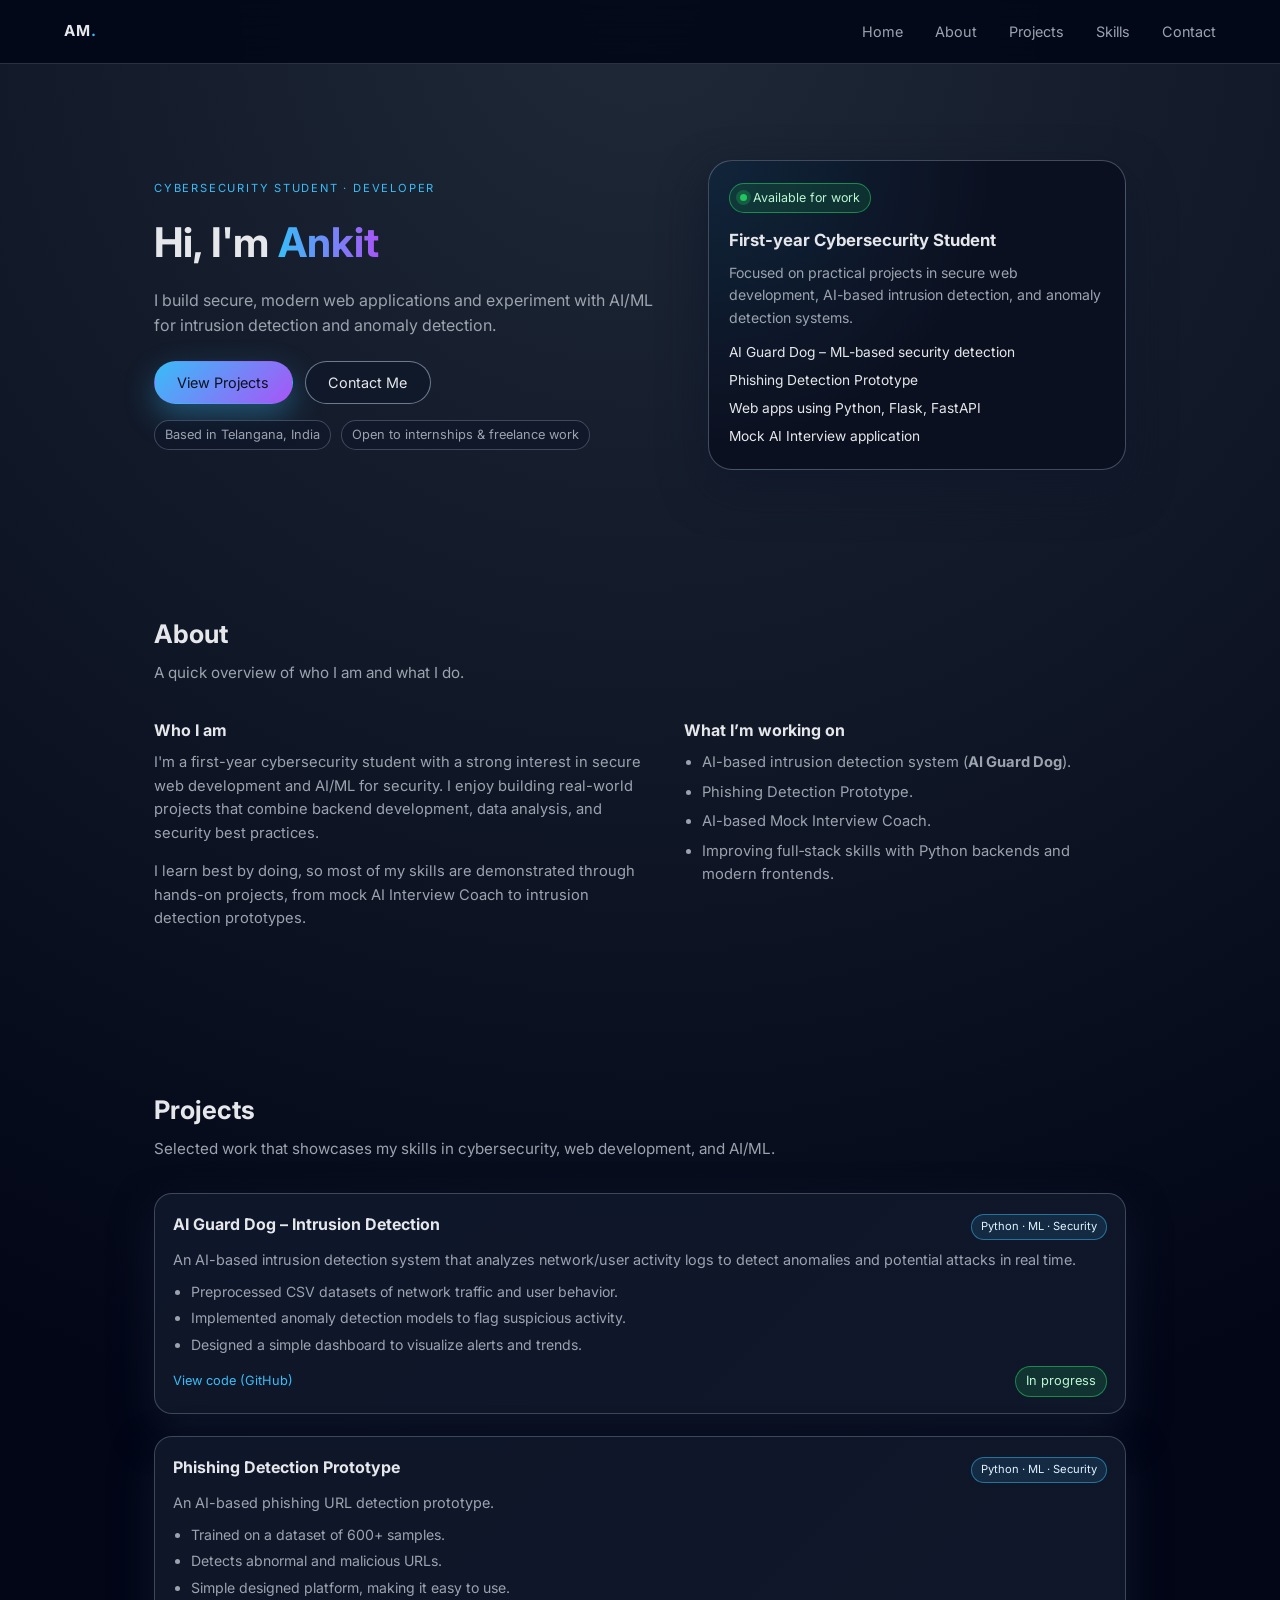
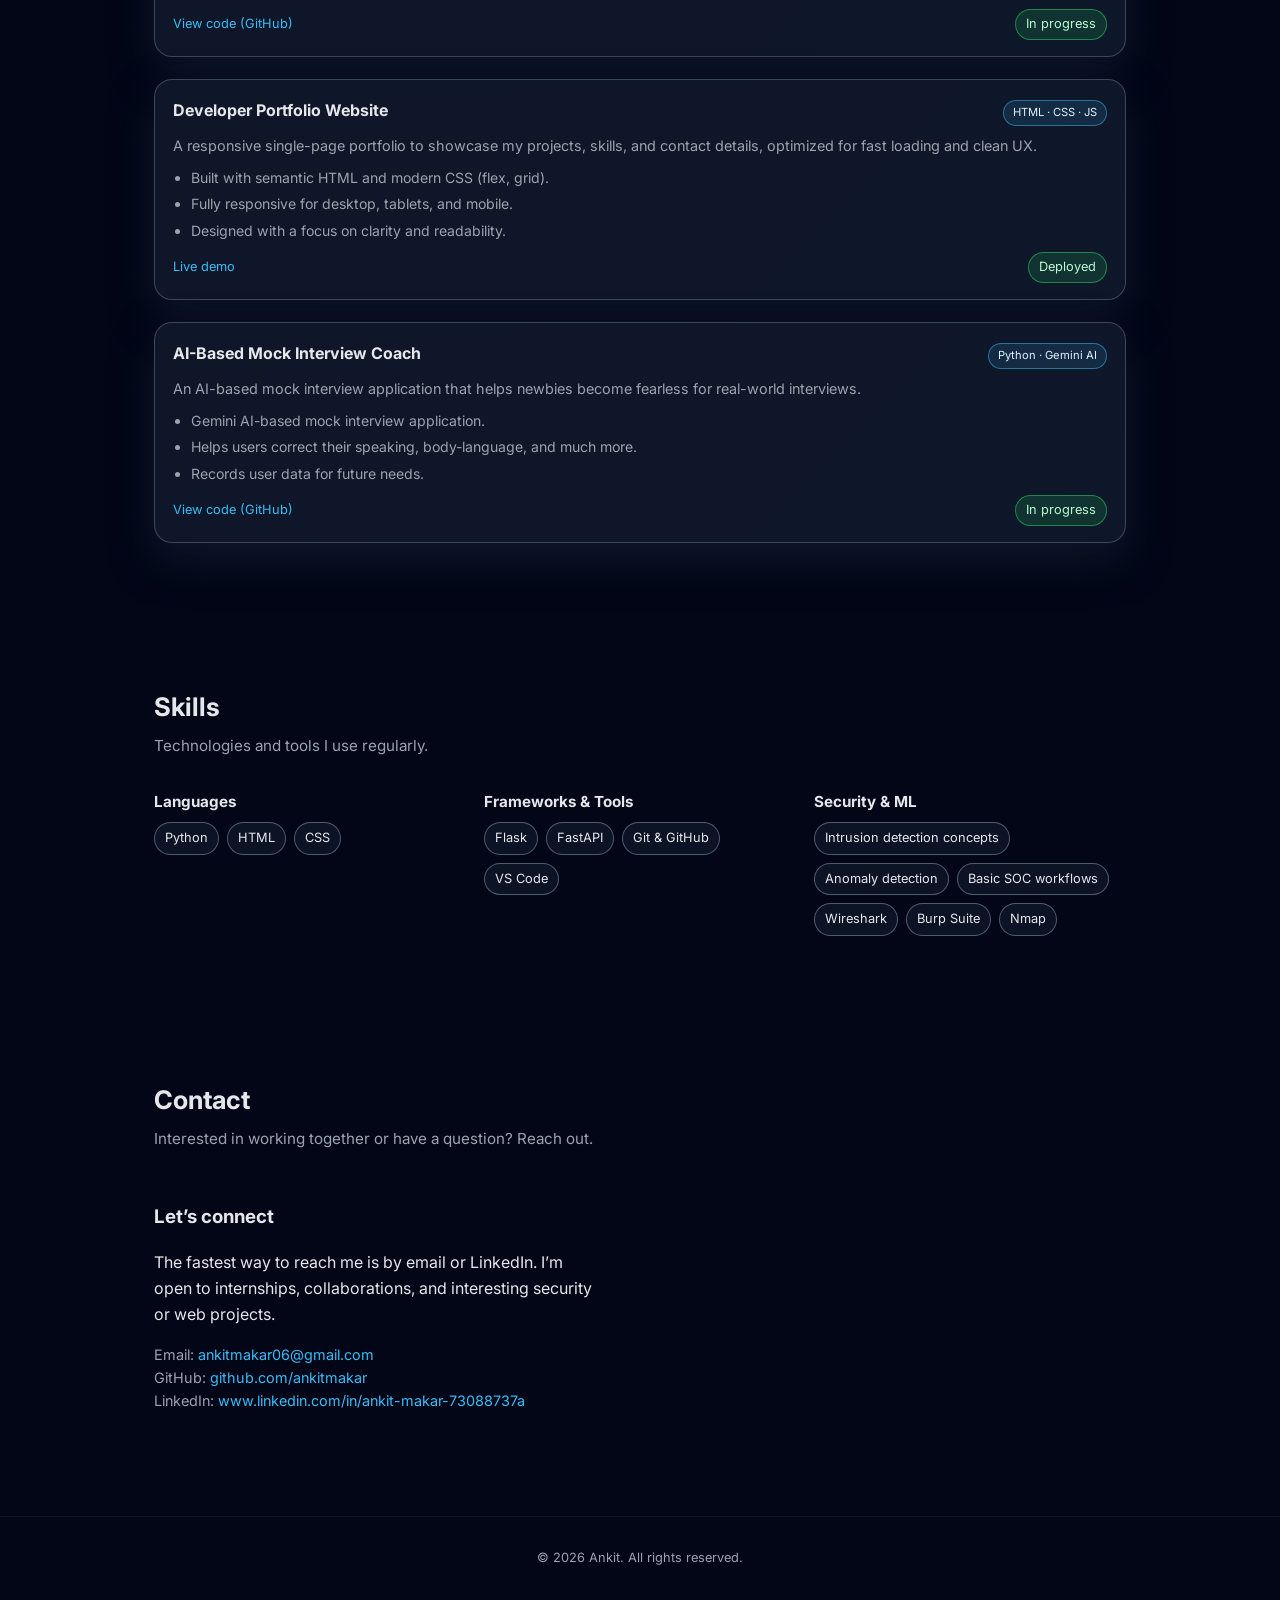
<file: Portfolio/index.html>
<!DOCTYPE html>
<html lang="en">

<head>
  <meta charset="UTF-8" />
  <meta name="viewport" content="width=device-width, initial-scale=1.0" />
  <title>Ankit Makar | Cybersecurity & Developer Portfolio</title>
  <link rel="stylesheet" href="style.css" />
  <link rel="preconnect" href="https://fonts.googleapis.com">
  <link rel="preconnect" href="https://fonts.gstatic.com" crossorigin>
  <link href="https://fonts.googleapis.com/css2?family=Inter:wght@300;400;500;600;700&display=swap" rel="stylesheet">
</head>

<body>
  <header class="top-nav">
    <div class="logo">AM<span>.</span></div>
    <nav>
      <a href="#home">Home</a>
      <a href="#about">About</a>
      <a href="#projects">Projects</a>
      <a href="#skills">Skills</a>
      <a href="#contact">Contact</a>
    </nav>
  </header>

  <main>
    <!-- Hero -->
    <section id="home" class="hero section">
      <div class="hero-text">
        <p class="eyebrow">Cybersecurity Student · Developer</p>
        <h1>Hi, I'm <span class="accent">Ankit</span></h1>
        <p class="subtitle">
          I build secure, modern web applications and experiment with AI/ML for intrusion detection and anomaly
          detection.
        </p>
        <div class="hero-actions">
          <a href="#projects" class="btn primary-btn">View Projects</a>
          <a href="#contact" class="btn ghost-btn">Contact Me</a>
        </div>
        <div class="hero-meta">
          <span>Based in Telangana, India</span>
          <span>Open to internships & freelance work</span>
        </div>
      </div>
      <div class="hero-card">
        <div class="status-badge">
          <span class="dot"></span>
          Available for work
        </div>
        <h2>First-year Cybersecurity Student</h2>
        <p>
          Focused on practical projects in secure web development, AI-based intrusion detection, and anomaly detection
          systems.
        </p>
        <ul class="hero-list">
          <li>AI Guard Dog – ML-based security detection</li>
          <li>Phishing Detection Prototype</li>
          <li>Web apps using Python, Flask, FastAPI</li>
          <li>Mock AI Interview application</li>
        </ul>
      </div>
    </section>

    <!-- About -->
    <section id="about" class="section">
      <div class="section-header">
        <h2>About</h2>
        <p>A quick overview of who I am and what I do.</p>
      </div>
      <div class="about-grid">
        <div>
          <h3>Who I am</h3>
          <p>
            I'm a first-year cybersecurity student with a strong interest in secure web development and AI/ML for
            security.
            I enjoy building real-world projects that combine backend development, data analysis, and security best
            practices.
          </p>
          <p>
            I learn best by doing, so most of my skills are demonstrated through hands-on projects, from mock AI
            Interview Coach to
            intrusion detection prototypes.
          </p>
        </div>
        <div>
          <h3>What I’m working on</h3>
          <ul class="bullet-list">
            <li>AI-based intrusion detection system (<strong>AI Guard Dog</strong>).</li>
            <li>Phishing Detection Prototype.</li>
            <li>AI-based Mock Interview Coach.</li>
            <li>Improving full‑stack skills with Python backends and modern frontends.</li>
          </ul>
        </div>
      </div>
    </section>

    <!-- Projects -->
    <section id="projects" class="section">
      <div class="section-header">
        <h2>Projects</h2>
        <p>Selected work that showcases my skills in cybersecurity, web development, and AI/ML.</p>
      </div>

      <div class="projects-grid">
        <!-- Project 1 -->
        <article class="project-card">
          <div class="project-header">
            <h3>AI Guard Dog – Intrusion Detection</h3>
            <span class="tag">Python · ML · Security</span>
          </div>
          <p>
            An AI-based intrusion detection system that analyzes network/user activity logs to detect anomalies and
            potential attacks in real time.
          </p>
          <ul class="project-points">
            <li>Preprocessed CSV datasets of network traffic and user behavior.</li>
            <li>Implemented anomaly detection models to flag suspicious activity.</li>
            <li>Designed a simple dashboard to visualize alerts and trends.</li>
          </ul>
          <div class="project-footer">
            <a href="https://github.com/ankitmakar/ShadowBytes-AI-Guard-Dogs/tree/master" class="text-link">View code
              (GitHub)</a>
            <span class="pill">In progress</span>
          </div>
        </article>
        <!-- Project 2 -->
        <article class="project-card">
          <div class="project-header">
            <h3>Phishing Detection Prototype</h3>
            <span class="tag">Python · ML · Security</span>
          </div>
          <p>
            An AI-based phishing URL detection prototype.
          </p>
          <ul class="project-points">
            <li>Trained on a dataset of 600+ samples.</li>
            <li>Detects abnormal and malicious URLs.</li>
            <li>Simple designed platform, making it easy to use.</li>
          </ul>
          <div class="project-footer">
            <a href="https://github.com/ankitmakar/Phishing-url-detector" class="text-link">View code (GitHub)</a>
            <span class="pill">In progress</span>
          </div>
        </article>

        <!-- Project 3 -->
        <article class="project-card">
          <div class="project-header">
            <h3>Developer Portfolio Website</h3>
            <span class="tag">HTML · CSS · JS</span>
          </div>
          <p>
            A responsive single-page portfolio to showcase my projects, skills, and contact details, optimized for fast
            loading and clean UX.
          </p>
          <ul class="project-points">
            <li>Built with semantic HTML and modern CSS (flex, grid).</li>
            <li>Fully responsive for desktop, tablets, and mobile.</li>
            <li>Designed with a focus on clarity and readability.</li>
          </ul>
          <div class="project-footer">
            <a href="#" class="text-link">Live demo</a>
            <span class="pill">Deployed</span>
          </div>
        </article>
        <!-- Project 4 -->
        <article class="project-card">
          <div class="project-header">
            <h3>AI-Based Mock Interview Coach</h3>
            <span class="tag">Python · Gemini AI</span>
          </div>
          <p>
            An AI-based mock interview application that helps newbies become fearless for real-world interviews.
          </p>
          <ul class="project-points">
            <li>Gemini AI-based mock interview application.</li>
            <li>Helps users correct their speaking, body-language, and much more.</li>
            <li>Records user data for future needs.</li>
          </ul>
          <div class="project-footer">
            <a href="https://github.com/ankitmakar/ai-interview-coach" class="text-link">View code (GitHub)</a>
            <span class="pill">In progress</span>
          </div>
        </article>
      </div>
    </section>

    <!-- Skills -->
    <section id="skills" class="section">
      <div class="section-header">
        <h2>Skills</h2>
        <p>Technologies and tools I use regularly.</p>
      </div>
      <div class="skills-grid">
        <div class="skills-column">
          <h3>Languages</h3>
          <ul class="chip-list">
            <li class="chip">Python</li>
            <li class="chip">HTML</li>
            <li class="chip">CSS</li>
          </ul>
        </div>
        <div class="skills-column">
          <h3>Frameworks & Tools</h3>
          <ul class="chip-list">
            <li class="chip">Flask</li>
            <li class="chip">FastAPI</li>
            <li class="chip">Git & GitHub</li>
            <li class="chip">VS Code</li>
          </ul>
        </div>
        <div class="skills-column">
          <h3>Security & ML</h3>
          <ul class="chip-list">
            <li class="chip">Intrusion detection concepts</li>
            <li class="chip">Anomaly detection</li>
            <li class="chip">Basic SOC workflows</li>
            <li class="chip">Wireshark</li>
            <li class="chip">Burp Suite</li>
            <li class="chip">Nmap</li>
          </ul>
        </div>
      </div>
    </section>

    <!-- Contact -->
    <section id="contact" class="section">
      <div class="section-header">
        <h2>Contact</h2>
        <p>Interested in working together or have a question? Reach out.</p>
      </div>
      <div class="contact-grid">
        <div>
          <h3>Let’s connect</h3>
          <p>
            The fastest way to reach me is by email or LinkedIn. I’m open to internships, collaborations, and
            interesting security or web projects.
          </p>
          <ul class="contact-list">
            <li>Email: <a href="mailto:ankitmakar06@gmail.com">ankitmakar06@gmail.com</a></li>
            <li>GitHub: <a href="https://github.com/ankitmakar" target="_blank">github.com/ankitmakar</a></li>
            <li>LinkedIn: <a href="https://www.linkedin.com/in/ankit-makar-73088737a"
                target="_blank">www.linkedin.com/in/ankit-makar-73088737a</a></li>
          </ul>
        </div>

      </div>
    </section>
  </main>

  <footer class="footer">
    <p>© <span id="year"></span> Ankit. All rights reserved.</p>
  </footer>

  <script src="script.js"></script>
</body>

</html>
</file>
<file: Portfolio/style.css>
:root {
  --bg: #050816;
  --bg-elevated: #0b1020;
  --bg-soft: #111827;
  --accent: #38bdf8;
  --accent-soft: rgba(56, 189, 248, 0.12);
  --accent-strong: #0284c7;
  --text: #e5e7eb;
  --text-muted: #9ca3af;
  --border-subtle: rgba(148, 163, 184, 0.35);
  --shadow-soft: 0 18px 45px rgba(15, 23, 42, 0.85);
  --radius-lg: 18px;
  --radius-md: 12px;
  --radius-pill: 999px;
  --nav-height: 64px;
}

*,
*::before,
*::after {
  box-sizing: border-box;
}

html, body {
  margin: 0;
  padding: 0;
  scroll-behavior: smooth;
}

body {
  font-family: "Inter", system-ui, -apple-system, BlinkMacSystemFont, "Segoe UI", sans-serif;
  background: radial-gradient(circle at top, #1f2937 0, #020617 45%, #020617 100%);
  color: var(--text);
  line-height: 1.6;
}

/* Top nav */
.top-nav {
  position: sticky;
  top: 0;
  z-index: 40;
  height: var(--nav-height);
  display: flex;
  align-items: center;
  justify-content: space-between;
  padding: 0 5vw;
  background: rgba(2, 6, 23, 0.88);
  -webkit-backdrop-filter: blur(14px);
  backdrop-filter: blur(14px);
  border-bottom: 1px solid rgba(148, 163, 184, 0.26);
}

.logo {
  font-weight: 700;
  letter-spacing: 0.08em;
  text-transform: uppercase;
  font-size: 0.95rem;
}

.logo span {
  color: var(--accent);
}

.top-nav nav a {
  margin-left: 1.75rem;
  font-size: 0.9rem;
  color: var(--text-muted);
  text-decoration: none;
  position: relative;
  padding-bottom: 4px;
  transition: color 0.2s ease;
}

.top-nav nav a::after {
  content: "";
  position: absolute;
  left: 0;
  bottom: 0;
  width: 0;
  height: 2px;
  background: linear-gradient(90deg, var(--accent), var(--accent-strong));
  border-radius: 999px;
  transition: width 0.2s ease;
}

.top-nav nav a:hover {
  color: var(--text);
}

.top-nav nav a:hover::after {
  width: 100%;
}

/* Layout */
.section {
  padding: 72px 5vw;
  max-width: 1100px;
  margin: 0 auto;
}

.section-header {
  margin-bottom: 32px;
}

.section-header h2 {
  font-size: 1.6rem;
  margin: 0 0 6px;
}

.section-header p {
  margin: 0;
  color: var(--text-muted);
  font-size: 0.95rem;
}

/* Hero */
.hero {
  display: grid;
  gap: 32px;
  grid-template-columns: minmax(0, 2fr) minmax(0, 1.6fr);
  align-items: center;
  padding-top: 96px;
}

.eyebrow {
  text-transform: uppercase;
  letter-spacing: 0.16em;
  font-size: 0.7rem;
  color: var(--accent);
  margin: 0 0 12px;
}

.hero h1 {
  font-size: clamp(2.3rem, 3.2vw, 3rem);
  margin: 0 0 12px;
}

.accent {
  background: linear-gradient(90deg, #38bdf8, #a855f7);
  -webkit-background-clip: text;
  background-clip: text;
  color: transparent;
}

.subtitle {
  margin: 0 0 22px;
  color: var(--text-muted);
  max-width: 560px;
}

.hero-actions {
  display: flex;
  flex-wrap: wrap;
  gap: 12px;
  margin-bottom: 16px;
}

.btn {
  display: inline-flex;
  align-items: center;
  justify-content: center;
  border-radius: var(--radius-pill);
  padding: 0.55rem 1.4rem;
  font-size: 0.9rem;
  border: 1px solid transparent;
  cursor: pointer;
  text-decoration: none;
  transition: background 0.15s ease, color 0.15s ease, transform 0.1s ease, box-shadow 0.15s ease, border-color 0.15s ease;
}

.primary-btn {
  background: linear-gradient(135deg, #38bdf8, #a855f7);
  color: #0b1120;
  box-shadow: 0 12px 30px rgba(56, 189, 248, 0.35);
}

.primary-btn:hover {
  transform: translateY(-1px);
  box-shadow: 0 16px 38px rgba(56, 189, 248, 0.45);
}

.ghost-btn {
  border-color: rgba(148, 163, 184, 0.7);
  color: var(--text);
  background: rgba(15, 23, 42, 0.7);
}

.ghost-btn:hover {
  border-color: var(--accent);
  color: var(--accent);
}

.hero-meta {
  display: flex;
  flex-wrap: wrap;
  gap: 10px;
  font-size: 0.8rem;
  color: var(--text-muted);
}

.hero-meta span {
  padding: 4px 10px;
  border-radius: var(--radius-pill);
  border: 1px solid rgba(148, 163, 184, 0.35);
  background: rgba(15, 23, 42, 0.75);
}

/* Hero side card */
.hero-card {
  border-radius: 24px;
  padding: 22px 20px;
  background: radial-gradient(circle at top left, rgba(56, 189, 248, 0.12), transparent 55%), var(--bg-elevated);
  border: 1px solid rgba(148, 163, 184, 0.4);
  box-shadow: var(--shadow-soft);
}

.status-badge {
  display: inline-flex;
  align-items: center;
  gap: 6px;
  font-size: 0.78rem;
  padding: 4px 10px;
  border-radius: var(--radius-pill);
  background: rgba(22, 163, 74, 0.18);
  color: #bbf7d0;
  border: 1px solid rgba(34, 197, 94, 0.6);
  margin-bottom: 14px;
}

.status-badge .dot {
  width: 7px;
  height: 7px;
  border-radius: 999px;
  background: #22c55e;
  box-shadow: 0 0 0 4px rgba(34, 197, 94, 0.25);
}

.hero-card h2 {
  margin: 0 0 8px;
  font-size: 1.05rem;
}

.hero-card p {
  margin: 0 0 12px;
  color: var(--text-muted);
  font-size: 0.88rem;
}

.hero-list {
  list-style: none;
  padding: 0;
  margin: 0;
  font-size: 0.86rem;
  color: var(--text);
}

.hero-list li + li {
  margin-top: 6px;
}

/* About */
.about-grid {
  display: grid;
  gap: 24px;
  grid-template-columns: minmax(0, 1.6fr) minmax(0, 1.4fr);
}

.about-grid h3 {
  margin-top: 0;
  margin-bottom: 8px;
  font-size: 1rem;
}

.about-grid p {
  margin-top: 0;
  font-size: 0.92rem;
  color: var(--text-muted);
}

.bullet-list {
  list-style: disc;
  padding-left: 18px;
  margin: 0;
  color: var(--text-muted);
  font-size: 0.92rem;
}

.bullet-list li + li {
  margin-top: 6px;
}

/* Projects */
.projects-grid {
  display: grid;
  gap: 22px;
}

.project-card {
  border-radius: var(--radius-lg);
  background: linear-gradient(135deg, rgba(15, 23, 42, 0.96), rgba(15, 23, 42, 0.98));
  border: 1px solid var(--border-subtle);
  padding: 18px 18px 16px;
  box-shadow: 0 18px 40px rgba(15, 23, 42, 0.95);
}

.project-header {
  display: flex;
  justify-content: space-between;
  gap: 10px;
  align-items: baseline;
  margin-bottom: 8px;
}

.project-header h3 {
  margin: 0;
  font-size: 1rem;
}

.tag {
  font-size: 0.7rem;
  padding: 3px 9px;
  border-radius: var(--radius-pill);
  background: var(--accent-soft);
  color: #e0f2fe;
  border: 1px solid rgba(56, 189, 248, 0.5);
}

.project-card p {
  margin: 0 0 10px;
  color: var(--text-muted);
  font-size: 0.9rem;
}

.project-points {
  list-style: disc;
  padding-left: 18px;
  margin: 0 0 10px;
  color: var(--text-muted);
  font-size: 0.88rem;
}

.project-points li + li {
  margin-top: 4px;
}

.project-footer {
  display: flex;
  justify-content: space-between;
  align-items: center;
  font-size: 0.8rem;
}

.text-link {
  color: var(--accent);
  text-decoration: none;
}

.text-link:hover {
  text-decoration: underline;
}

.pill {
  padding: 4px 10px;
  border-radius: var(--radius-pill);
  background: rgba(34, 197, 94, 0.16);
  color: #bbf7d0;
  border: 1px solid rgba(34, 197, 94, 0.6);
}

.pill-secondary {
  background: rgba(234, 179, 8, 0.18);
  color: #fef08a;
  border-color: rgba(234, 179, 8, 0.7);
}

/* Skills */
.skills-grid {
  display: grid;
  gap: 18px;
  grid-template-columns: repeat(3, minmax(0, 1fr));
}

.skills-column h3 {
  margin: 0 0 8px;
  font-size: 0.95rem;
}

.chip-list {
  list-style: none;
  padding: 0;
  margin: 0;
  display: flex;
  flex-wrap: wrap;
  gap: 8px;
}

.chip {
  font-size: 0.8rem;
  padding: 5px 10px;
  border-radius: var(--radius-pill);
  border: 1px solid rgba(148, 163, 184, 0.5);
  background: rgba(15, 23, 42, 0.8);
}

/* Contact */
.contact-grid {
  display: grid;
  gap: 24px;
  grid-template-columns: minmax(0, 1.3fr) minmax(0, 1.5fr);
}

.contact-list {
  list-style: none;
  padding: 0;
  margin: 12px 0 0;
  font-size: 0.9rem;
  color: var(--text-muted);
}

.contact-list a {
  color: var(--accent);
  text-decoration: none;
}

.contact-list a:hover {
  text-decoration: underline;
}

.contact-form {
  border-radius: var(--radius-lg);
  padding: 18px 18px 16px;
  background: var(--bg-soft);
  border: 1px solid rgba(148, 163, 184, 0.5);
}

.form-row {
  display: flex;
  flex-direction: column;
  gap: 4px;
  margin-bottom: 10px;
  font-size: 0.86rem;
}

.form-row label {
  color: var(--text-muted);
}

.form-row input,
.form-row textarea {
  border-radius: 10px;
  border: 1px solid rgba(148, 163, 184, 0.7);
  background: rgba(15, 23, 42, 0.9);
  color: var(--text);
  padding: 8px 10px;
  font-family: inherit;
  font-size: 0.9rem;
  outline: none;
}

.form-row input:focus,
.form-row textarea:focus {
  border-color: var(--accent);
  box-shadow: 0 0 0 1px rgba(56, 189, 248, 0.5);
}

.form-row textarea {
  resize: vertical;
  min-height: 80px;
}

.full-width {
  width: 100%;
}

/* Footer */
.footer {
  padding: 18px 5vw 28px;
  text-align: center;
  font-size: 0.8rem;
  color: var(--text-muted);
  border-top: 1px solid rgba(15, 23, 42, 0.9);
  margin-top: 32px;
}

/* Responsive */
@media (max-width: 900px) {
  .hero {
    grid-template-columns: 1fr;
  }

  .about-grid,
  .contact-grid,
  .skills-grid {
    grid-template-columns: 1fr;
  }

  .top-nav nav a {
    margin-left: 1rem;
  }
}

@media (max-width: 640px) {
  .top-nav {
    padding: 0 4vw;
  }

  .top-nav nav a {
    display: none; /* simple mobile: could later replace with burger */
  }

  .section {
    padding-inline: 4vw;
  }

  .hero {
    padding-top: 80px;
  }
}
</file>
